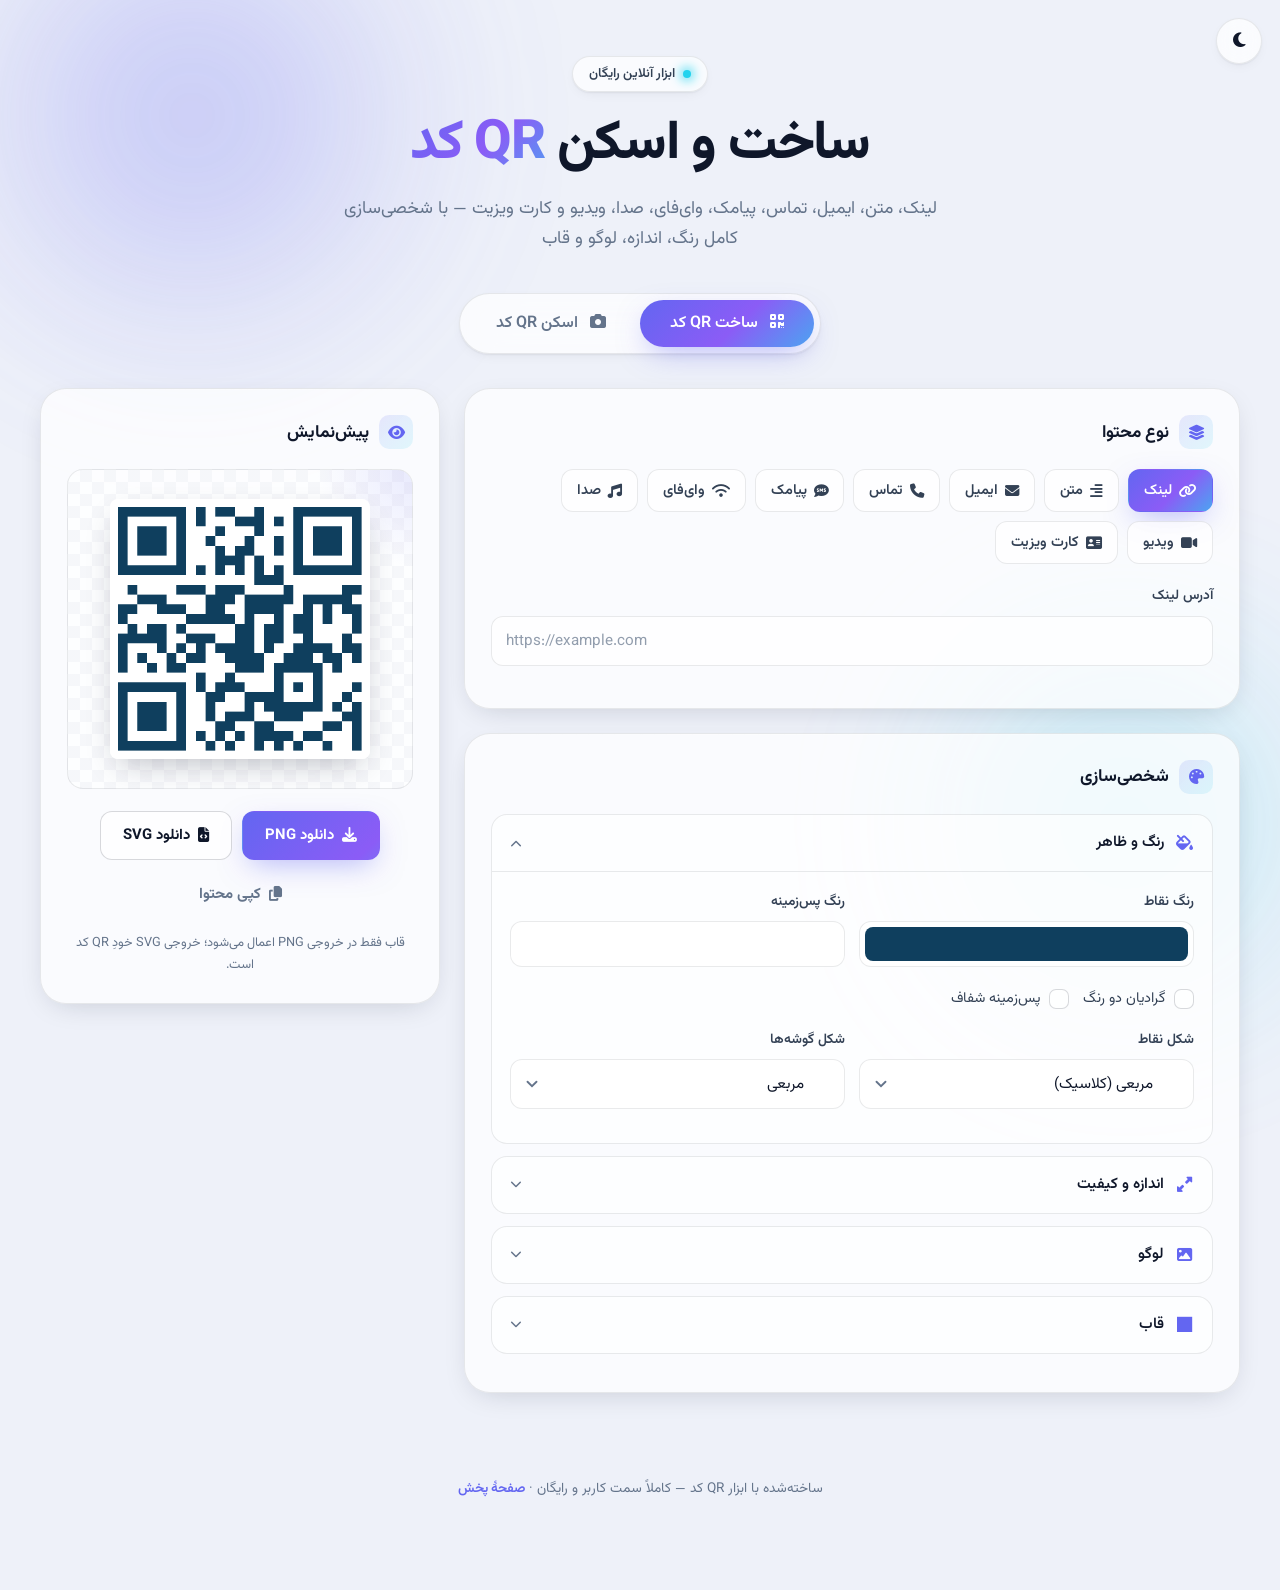
<file: index.html>
<!DOCTYPE html>
<html lang="fa" dir="rtl">
<head>
  <meta charset="UTF-8" />
  <meta name="viewport" content="width=device-width, initial-scale=1.0" />
  <meta name="description" content="ساخت و اسکن QR کد آنلاین — لینک، متن، ایمیل، تماس، پیامک، وای‌فای، صدا، ویدیو و کارت ویزیت با شخصی‌سازی رنگ، اندازه، لوگو و قاب" />
  <title>ابزار QR کد | ساخت و اسکن آنلاین</title>

  <link rel="icon" href="data:image/svg+xml,<svg xmlns='http://www.w3.org/2000/svg' viewBox='0 0 100 100'><text y='.9em' font-size='90'>🔳</text></svg>" />

  <!-- انتخاب تم پیش از رنگ‌آمیزی (بدون پرش رنگ) -->
  <script>
    (function () {
      try {
        var t = localStorage.getItem('qr-theme');
        if (!t) t = matchMedia('(prefers-color-scheme: dark)').matches ? 'dark' : 'light';
        document.documentElement.dataset.theme = t;
      } catch (e) { document.documentElement.dataset.theme = 'light'; }
    })();
  </script>

  <!-- فونت وزیر -->
  <link rel="preconnect" href="https://fonts.googleapis.com" />
  <link rel="preconnect" href="https://fonts.gstatic.com" crossorigin />
  <link href="https://fonts.googleapis.com/css2?family=Vazirmatn:wght@300;400;500;600;700;800&display=swap" rel="stylesheet" />

  <!-- Font Awesome -->
  <link
    rel="stylesheet"
    href="https://cdnjs.cloudflare.com/ajax/libs/font-awesome/6.4.0/css/all.min.css"
    integrity="sha512-iecdLmaskl7CVkqkXNQ/ZH/XLlvWZOJyj7Yy7tcenmpD1ypASozpmT/E0iPtmFIB46ZmdtAc9eNBvH0H/ZpiBw=="
    crossorigin="anonymous"
    referrerpolicy="no-referrer"
  />

  <link rel="stylesheet" href="css/qr-styles.css" />
</head>
<body>

<!-- سوییچ تم روشن/تاریک -->
<button type="button" class="theme-toggle" id="theme-toggle" aria-label="تغییر تم روشن/تاریک" title="تغییر تم">
  <i class="fas fa-moon"></i><i class="fas fa-sun"></i>
</button>

<section class="qr-page">
  <div class="qr-container">

    <!-- سربرگ صفحه -->
    <header class="qr-page-header">
      <span class="qr-page-subtitle">ابزار آنلاین رایگان</span>
      <h1 class="qr-page-title">ساخت و اسکن <span class="highlight">QR کد</span></h1>
      <p class="qr-page-desc">لینک، متن، ایمیل، تماس، پیامک، وای‌فای، صدا، ویدیو و کارت ویزیت — با شخصی‌سازی کامل رنگ، اندازه، لوگو و قاب</p>
    </header>

    <!-- تب‌های اصلی -->
    <div class="qr-tabs" role="tablist">
      <button type="button" class="qr-tab active" data-panel="qr-gen-panel"><i class="fas fa-qrcode"></i> ساخت QR کد</button>
      <button type="button" class="qr-tab" data-panel="qr-scan-panel"><i class="fas fa-camera"></i> اسکن QR کد</button>
    </div>

    <!-- ================= پنل ساخت ================= -->
    <div id="qr-gen-panel" class="qr-panel active">
      <div class="qr-gen-grid">

        <!-- ستون فرم‌ها -->
        <div class="qr-gen-form">

          <!-- انتخاب نوع محتوا -->
          <div class="qr-card">
            <h3 class="qr-card-title"><i class="fas fa-layer-group"></i> نوع محتوا</h3>
            <div class="qr-type-chips">
              <button type="button" class="qr-chip active" data-type="link"><i class="fas fa-link"></i> لینک</button>
              <button type="button" class="qr-chip" data-type="text"><i class="fas fa-align-right"></i> متن</button>
              <button type="button" class="qr-chip" data-type="email"><i class="fas fa-envelope"></i> ایمیل</button>
              <button type="button" class="qr-chip" data-type="tel"><i class="fas fa-phone"></i> تماس</button>
              <button type="button" class="qr-chip" data-type="sms"><i class="fas fa-comment-sms"></i> پیامک</button>
              <button type="button" class="qr-chip" data-type="wifi"><i class="fas fa-wifi"></i> وای‌فای</button>
              <button type="button" class="qr-chip" data-type="audio"><i class="fas fa-music"></i> صدا</button>
              <button type="button" class="qr-chip" data-type="video"><i class="fas fa-video"></i> ویدیو</button>
              <button type="button" class="qr-chip" data-type="vcard"><i class="fas fa-address-card"></i> کارت ویزیت</button>
            </div>

            <!-- فرم لینک -->
            <div class="qr-fields active" data-fields="link">
              <label class="qr-field"><span>آدرس لینک</span>
                <input type="url" id="link-url" dir="ltr" placeholder="https://example.com" />
              </label>
            </div>

            <!-- فرم متن -->
            <div class="qr-fields" data-fields="text">
              <label class="qr-field"><span>متن دلخواه</span>
                <textarea id="text-content" rows="4" placeholder="متن خود را اینجا بنویسید…"></textarea>
              </label>
            </div>

            <!-- فرم ایمیل -->
            <div class="qr-fields" data-fields="email">
              <label class="qr-field"><span>آدرس ایمیل</span>
                <input type="email" id="email-to" dir="ltr" placeholder="info@example.com" />
              </label>
              <label class="qr-field"><span>موضوع (اختیاری)</span>
                <input type="text" id="email-subject" placeholder="موضوع ایمیل" />
              </label>
              <label class="qr-field"><span>متن ایمیل (اختیاری)</span>
                <textarea id="email-body" rows="3" placeholder="متن پیام…"></textarea>
              </label>
            </div>

            <!-- فرم تماس -->
            <div class="qr-fields" data-fields="tel">
              <label class="qr-field"><span>شماره تلفن</span>
                <input type="tel" id="tel-number" dir="ltr" placeholder="+989121234567" />
              </label>
            </div>

            <!-- فرم پیامک -->
            <div class="qr-fields" data-fields="sms">
              <label class="qr-field"><span>شماره موبایل</span>
                <input type="tel" id="sms-number" dir="ltr" placeholder="+989121234567" />
              </label>
              <label class="qr-field"><span>متن پیامک (اختیاری)</span>
                <textarea id="sms-message" rows="3" placeholder="متن پیامک…"></textarea>
              </label>
            </div>

            <!-- فرم وای‌فای -->
            <div class="qr-fields" data-fields="wifi">
              <label class="qr-field"><span>نام شبکه (SSID)</span>
                <input type="text" id="wifi-ssid" dir="ltr" placeholder="MyWiFi" />
              </label>
              <label class="qr-field"><span>رمز عبور</span>
                <input type="text" id="wifi-pass" dir="ltr" placeholder="••••••••" />
              </label>
              <div class="qr-field-row">
                <label class="qr-field"><span>نوع رمزنگاری</span>
                  <select id="wifi-enc">
                    <option value="WPA" selected>WPA / WPA2</option>
                    <option value="WEP">WEP</option>
                    <option value="nopass">بدون رمز</option>
                  </select>
                </label>
                <label class="qr-check"><input type="checkbox" id="wifi-hidden" /> شبکهٔ مخفی</label>
              </div>
            </div>

            <!-- فرم صدا -->
            <div class="qr-fields" data-fields="audio">
              <div class="qr-type-chips qr-src-chips">
                <button type="button" class="qr-chip active" data-src="audio-url-pane"><i class="fas fa-link"></i> لینک اینترنتی</button>
                <button type="button" class="qr-chip" data-src="audio-file-pane"><i class="fas fa-upload"></i> آپلود از دستگاه</button>
              </div>

              <label class="qr-check"><input type="checkbox" id="audio-wrap" checked /> پخش مستقیم بعد از اسکن (با هر اسکنری، پلیر باز می‌شود)</label>

              <div class="qr-src-pane active" id="audio-url-pane">
                <label class="qr-field"><span>لینک فایل صوتی</span>
                  <input type="url" id="audio-url" dir="ltr" placeholder="https://example.com/sound.mp3" />
                </label>
                <p class="qr-hint qr-hint-right">لینک مستقیم فایل صوتی (mp3، wav، ogg و…) — با اسکن کد، صدا همان‌جا پخش می‌شود.</p>
              </div>

              <div class="qr-src-pane" id="audio-file-pane">
                <label class="qr-dropzone qr-dropzone-small" for="audio-file-input" id="audio-drop">
                  <i class="fas fa-music"></i>
                  <span>فایل صوتی را انتخاب یا اینجا رها کنید</span>
                  <input type="file" id="audio-file-input" accept="audio/*" hidden />
                </label>
                <div class="qr-upload-info" id="audio-file-info" hidden>
                  <div class="qr-upload-meta"><i class="fas fa-file-audio"></i> <span id="audio-file-name"></span> <b id="audio-file-size"></b></div>
                  <audio id="audio-file-preview" controls></audio>
                  <div class="qr-download-row">
                    <button type="button" id="audio-upload-btn" class="qr-btn qr-btn-primary"><i class="fas fa-cloud-arrow-up"></i> آپلود و ساخت QR</button>
                  </div>
                  <div class="qr-progress" id="audio-progress" hidden><div class="qr-progress-fill" id="audio-progress-fill"></div></div>
                  <p class="qr-upload-status" id="audio-upload-status" hidden></p>
                </div>
                <p class="qr-hint qr-hint-right">فایل روی هاست ابری آپلود و لینکش در QR قرار می‌گیرد — برای فایل‌های خصوصی از لینک هاست خودتان استفاده کنید.</p>
                <button type="button" class="qr-admin-open"><i class="fas fa-gear"></i> تنظیمات هاست آپلود (مدیر)</button>
              </div>
            </div>

            <!-- فرم ویدیو -->
            <div class="qr-fields" data-fields="video">
              <div class="qr-type-chips qr-src-chips">
                <button type="button" class="qr-chip active" data-src="video-url-pane"><i class="fas fa-link"></i> لینک اینترنتی</button>
                <button type="button" class="qr-chip" data-src="video-file-pane"><i class="fas fa-upload"></i> آپلود از دستگاه</button>
              </div>

              <label class="qr-check"><input type="checkbox" id="video-wrap" checked /> پخش مستقیم بعد از اسکن (با هر اسکنری، پلیر باز می‌شود)</label>

              <div class="qr-src-pane active" id="video-url-pane">
                <label class="qr-field"><span>لینک ویدیو</span>
                  <input type="url" id="video-url" dir="ltr" placeholder="https://example.com/video.mp4" />
                </label>
                <p class="qr-hint qr-hint-right">لینک مستقیم فایل ویدیویی (mp4، webm و…) یا لینک یوتیوب/آپارات — با اسکن کد، ویدیو همان‌جا پخش می‌شود.</p>
              </div>

              <div class="qr-src-pane" id="video-file-pane">
                <label class="qr-dropzone qr-dropzone-small" for="video-file-input" id="video-drop">
                  <i class="fas fa-film"></i>
                  <span>فایل ویدیویی را انتخاب یا اینجا رها کنید</span>
                  <input type="file" id="video-file-input" accept="video/*" hidden />
                </label>
                <div class="qr-upload-info" id="video-file-info" hidden>
                  <div class="qr-upload-meta"><i class="fas fa-file-video"></i> <span id="video-file-name"></span> <b id="video-file-size"></b></div>
                  <video id="video-file-preview" controls playsinline></video>
                  <div class="qr-download-row">
                    <button type="button" id="video-upload-btn" class="qr-btn qr-btn-primary"><i class="fas fa-cloud-arrow-up"></i> آپلود و ساخت QR</button>
                  </div>
                  <div class="qr-progress" id="video-progress" hidden><div class="qr-progress-fill" id="video-progress-fill"></div></div>
                  <p class="qr-upload-status" id="video-upload-status" hidden></p>
                </div>
                <p class="qr-hint qr-hint-right">فایل روی هاست ابری آپلود و لینکش در QR قرار می‌گیرد — برای فایل‌های خصوصی از لینک هاست خودتان استفاده کنید.</p>
                <button type="button" class="qr-admin-open"><i class="fas fa-gear"></i> تنظیمات هاست آپلود (مدیر)</button>
              </div>
            </div>

            <!-- فرم کارت ویزیت -->
            <div class="qr-fields" data-fields="vcard">
              <div class="qr-field-row">
                <label class="qr-field"><span>نام</span><input type="text" id="vc-first" placeholder="علی" /></label>
                <label class="qr-field"><span>نام خانوادگی</span><input type="text" id="vc-last" placeholder="احمدی" /></label>
              </div>
              <div class="qr-field-row">
                <label class="qr-field"><span>موبایل</span><input type="tel" id="vc-mobile" dir="ltr" placeholder="+989121234567" /></label>
                <label class="qr-field"><span>تلفن ثابت (اختیاری)</span><input type="tel" id="vc-phone" dir="ltr" placeholder="+982188888888" /></label>
              </div>
              <div class="qr-field-row">
                <label class="qr-field"><span>ایمیل</span><input type="email" id="vc-email" dir="ltr" placeholder="info@example.com" /></label>
                <label class="qr-field"><span>وب‌سایت</span><input type="url" id="vc-web" dir="ltr" placeholder="https://example.com" /></label>
              </div>
              <div class="qr-field-row">
                <label class="qr-field"><span>شرکت</span><input type="text" id="vc-org" placeholder="شرکت نمونه" /></label>
                <label class="qr-field"><span>سِمَت</span><input type="text" id="vc-title" placeholder="مدیر فروش" /></label>
              </div>
              <label class="qr-field"><span>آدرس (اختیاری)</span>
                <input type="text" id="vc-address" placeholder="تهران، خیابان…" />
              </label>
            </div>
          </div>

          <!-- شخصی‌سازی -->
          <div class="qr-card">
            <h3 class="qr-card-title"><i class="fas fa-palette"></i> شخصی‌سازی</h3>

            <details class="qr-acc" open>
              <summary><i class="fas fa-fill-drip"></i> رنگ و ظاهر</summary>
              <div class="qr-acc-body">
                <div class="qr-field-row">
                  <label class="qr-field qr-color"><span>رنگ نقاط</span><input type="color" id="opt-dot-color" value="#0f3f5e" /></label>
                  <label class="qr-field qr-color"><span>رنگ پس‌زمینه</span><input type="color" id="opt-bg-color" value="#ffffff" /></label>
                </div>
                <div class="qr-field-row">
                  <label class="qr-check"><input type="checkbox" id="opt-gradient" /> گرادیان دو رنگ</label>
                  <label class="qr-field qr-color gradient-only" hidden><span>رنگ دوم</span><input type="color" id="opt-dot-color2" value="#b8893b" /></label>
                  <label class="qr-check"><input type="checkbox" id="opt-bg-transparent" /> پس‌زمینه شفاف</label>
                </div>
                <div class="qr-field-row">
                  <label class="qr-field"><span>شکل نقاط</span>
                    <select id="opt-dot-type">
                      <option value="square" selected>مربعی (کلاسیک)</option>
                      <option value="rounded">گرد شده</option>
                      <option value="dots">نقطه‌ای</option>
                      <option value="classy">کلاسی</option>
                      <option value="classy-rounded">کلاسی گرد</option>
                      <option value="extra-rounded">خیلی گرد</option>
                    </select>
                  </label>
                  <label class="qr-field"><span>شکل گوشه‌ها</span>
                    <select id="opt-corner-type">
                      <option value="square" selected>مربعی</option>
                      <option value="extra-rounded">گرد</option>
                      <option value="dot">دایره‌ای</option>
                    </select>
                  </label>
                </div>
              </div>
            </details>

            <details class="qr-acc">
              <summary><i class="fas fa-up-right-and-down-left-from-center"></i> اندازه و کیفیت</summary>
              <div class="qr-acc-body">
                <label class="qr-field qr-range"><span>اندازه: <b id="opt-size-val">400</b> پیکسل</span>
                  <input type="range" id="opt-size" min="200" max="1200" step="20" value="400" />
                </label>
                <label class="qr-field qr-range"><span>حاشیه: <b id="opt-margin-val">10</b></span>
                  <input type="range" id="opt-margin" min="0" max="50" step="2" value="10" />
                </label>
                <label class="qr-field"><span>سطح تصحیح خطا</span>
                  <select id="opt-ecl">
                    <option value="L">کم (L) — کد ساده‌تر</option>
                    <option value="M">متوسط (M)</option>
                    <option value="Q" selected>خوب (Q)</option>
                    <option value="H">بالا (H) — مناسب لوگو</option>
                  </select>
                </label>
              </div>
            </details>

            <details class="qr-acc">
              <summary><i class="fas fa-image"></i> لوگو</summary>
              <div class="qr-acc-body">
                <div class="qr-logo-row">
                  <label class="qr-btn qr-btn-outline" for="opt-logo">
                    <i class="fas fa-upload"></i> انتخاب لوگو
                    <input type="file" id="opt-logo" accept="image/*" hidden />
                  </label>
                  <span id="opt-logo-name" class="qr-logo-name">لوگویی انتخاب نشده</span>
                  <button type="button" id="opt-logo-remove" class="qr-btn qr-btn-ghost" hidden><i class="fas fa-xmark"></i> حذف</button>
                </div>
                <label class="qr-field qr-range"><span>اندازه لوگو: <b id="opt-logo-size-val">35</b>٪</span>
                  <input type="range" id="opt-logo-size" min="15" max="50" step="5" value="35" />
                </label>
                <label class="qr-check"><input type="checkbox" id="opt-logo-hide-dots" checked /> پاک‌سازی نقاط پشت لوگو</label>
              </div>
            </details>

            <details class="qr-acc">
              <summary><i class="fas fa-square-full"></i> قاب</summary>
              <div class="qr-acc-body">
                <div class="qr-type-chips qr-frame-chips">
                  <button type="button" class="qr-chip active" data-frame="none">بدون قاب</button>
                  <button type="button" class="qr-chip" data-frame="simple">قاب ساده</button>
                  <button type="button" class="qr-chip" data-frame="label">قاب متن‌دار</button>
                </div>
                <div class="qr-field-row frame-only" hidden>
                  <label class="qr-field qr-color"><span>رنگ قاب</span><input type="color" id="opt-frame-color" value="#0f3f5e" /></label>
                  <label class="qr-field frame-label-only" hidden><span>متن قاب</span>
                    <input type="text" id="opt-frame-text" value="اسکن کنید" maxlength="30" />
                  </label>
                </div>
              </div>
            </details>
          </div>
        </div>

        <!-- ستون پیش‌نمایش -->
        <div class="qr-gen-preview">
          <div class="qr-card qr-preview-card">
            <h3 class="qr-card-title"><i class="fas fa-eye"></i> پیش‌نمایش</h3>
            <div class="qr-preview-stage">
              <div id="qr-frame" class="qr-frame frame-none">
                <div id="qr-canvas-holder"></div>
                <div id="qr-frame-label" class="qr-frame-label" hidden>اسکن کنید</div>
              </div>
            </div>
            <div class="qr-download-row">
              <button type="button" id="btn-dl-png" class="qr-btn qr-btn-primary"><i class="fas fa-download"></i> دانلود PNG</button>
              <button type="button" id="btn-dl-svg" class="qr-btn qr-btn-outline"><i class="fas fa-file-code"></i> دانلود SVG</button>
              <button type="button" id="btn-copy-data" class="qr-btn qr-btn-ghost"><i class="fas fa-copy"></i> کپی محتوا</button>
            </div>
            <p class="qr-hint">قاب فقط در خروجی PNG اعمال می‌شود؛ خروجی SVG خودِ QR کد است.</p>
          </div>
        </div>
      </div>
    </div>

    <!-- ================= پنل اسکن ================= -->
    <div id="qr-scan-panel" class="qr-panel">
      <div class="qr-scan-grid">
        <div class="qr-card">
          <h3 class="qr-card-title"><i class="fas fa-expand"></i> اسکن کد</h3>

          <div class="qr-tabs qr-tabs-small">
            <button type="button" class="qr-tab active" data-scanmode="camera"><i class="fas fa-camera"></i> دوربین</button>
            <button type="button" class="qr-tab" data-scanmode="file"><i class="fas fa-image"></i> آپلود تصویر</button>
          </div>

          <!-- اسکن با دوربین -->
          <div class="qr-scan-mode active" data-mode="camera">
            <div id="qr-reader"></div>
            <div class="qr-download-row">
              <button type="button" id="btn-cam-start" class="qr-btn qr-btn-primary"><i class="fas fa-play"></i> شروع اسکن</button>
              <button type="button" id="btn-cam-stop" class="qr-btn qr-btn-ghost" hidden><i class="fas fa-stop"></i> توقف</button>
            </div>
            <p class="qr-hint" id="cam-hint">برای استفاده از دوربین، دسترسی دوربین را تأیید کنید (نیازمند HTTPS).</p>
          </div>

          <!-- اسکن از روی تصویر -->
          <div class="qr-scan-mode" data-mode="file">
            <label class="qr-dropzone" for="scan-file-input">
              <i class="fas fa-cloud-arrow-up"></i>
              <span>تصویر QR کد را اینجا رها کنید یا کلیک کنید</span>
              <input type="file" id="scan-file-input" accept="image/*" hidden />
            </label>
            <div id="qr-file-region" hidden></div>
          </div>
        </div>

        <!-- نتیجهٔ اسکن -->
        <div class="qr-card" id="qr-result-card" hidden>
          <h3 class="qr-card-title"><i class="fas fa-circle-check"></i> نتیجه اسکن</h3>
          <div class="qr-result-type"><span id="result-type-badge" class="qr-badge"></span></div>
          <div id="result-media" class="qr-media" hidden></div>
          <div id="result-rows" class="qr-result-rows"></div>
          <div class="qr-download-row" id="result-actions"></div>
          <details class="qr-acc qr-raw">
            <summary>متن خام</summary>
            <pre id="result-raw" dir="ltr"></pre>
          </details>
        </div>
      </div>
    </div>

    <!-- فوتر -->
    <footer class="qr-footer">
      ساخته‌شده با ابزار QR کد — کاملاً سمت کاربر و رایگان · <a href="./play.html" rel="nofollow">صفحهٔ پخش</a>
    </footer>

  </div>

  <!-- پیام‌های کوتاه -->
  <div id="qr-toast" class="qr-toast" hidden></div>

  <!-- مودال تنظیمات هاست آپلود (مدیر) -->
  <div id="admin-overlay" class="qr-modal-overlay" hidden>
    <div class="qr-modal qr-card" role="dialog" aria-modal="true" aria-labelledby="admin-title">
      <h3 class="qr-card-title" id="admin-title"><i class="fas fa-gear"></i> هاست آپلود اختصاصی</h3>
      <p class="qr-hint qr-hint-right">هاست خودتان را برای آپلود فایل‌های صوتی/ویدیویی تنظیم و تست کنید. ذخیره، فقط روی همین مرورگر اثر دارد؛ برای اعمال روی همهٔ بازدیدکنندگان، «کد پیکربندی» را در فایل <code dir="ltr">js/upload-config.js</code> قرار دهید.</p>

      <label class="qr-check"><input type="checkbox" id="adm-enabled" /> هاست اختصاصی فعال باشد</label>

      <div class="qr-field-row">
        <label class="qr-field"><span>نام سرویس</span>
          <input type="text" id="adm-name" placeholder="هاست من" />
        </label>
        <label class="qr-field"><span>متد</span>
          <select id="adm-method">
            <option value="POST" selected>POST — فرم multipart</option>
            <option value="PUT">PUT — بدنهٔ خام فایل</option>
          </select>
        </label>
      </div>

      <label class="qr-field"><span>آدرس API آپلود <small>(«{filename}» با نام فایل جایگزین می‌شود)</small></span>
        <input type="url" id="adm-endpoint" dir="ltr" placeholder="https://upload.example.com/api/upload" />
      </label>

      <div class="qr-field-row">
        <label class="qr-field"><span>نام فیلد فایل (POST)</span>
          <input type="text" id="adm-field" dir="ltr" value="file" />
        </label>
        <label class="qr-field"><span>محل لینک در پاسخ <small>(«text» یا مسیر JSON مثل data.url)</small></span>
          <input type="text" id="adm-urlpath" dir="ltr" value="data.url" />
        </label>
      </div>

      <div class="qr-field-row">
        <label class="qr-field"><span>پیشوند لینک نهایی (اختیاری)</span>
          <input type="text" id="adm-prefix" dir="ltr" placeholder="https://files.example.com/" />
        </label>
        <label class="qr-field"><span>هدرها — JSON (اختیاری)</span>
          <input type="text" id="adm-headers" dir="ltr" placeholder='{"Authorization":"Bearer XXX"}' />
        </label>
      </div>

      <label class="qr-check"><input type="checkbox" id="adm-fallback" checked /> اگر هاست من خطا داد، سرویس‌های عمومی امتحان شوند</label>

      <div class="qr-download-row qr-admin-actions">
        <button type="button" id="adm-save" class="qr-btn qr-btn-primary"><i class="fas fa-floppy-disk"></i> ذخیره</button>
        <button type="button" id="adm-test" class="qr-btn qr-btn-outline"><i class="fas fa-vial"></i> تست آپلود</button>
        <button type="button" id="adm-snippet" class="qr-btn qr-btn-outline"><i class="fas fa-code"></i> کد پیکربندی</button>
        <button type="button" id="adm-clear" class="qr-btn qr-btn-ghost"><i class="fas fa-trash"></i> حذف تنظیمات</button>
        <button type="button" id="adm-close" class="qr-btn qr-btn-ghost"><i class="fas fa-xmark"></i> بستن</button>
      </div>

      <p class="qr-upload-status" id="adm-status" hidden></p>
      <div id="adm-snippet-box" hidden>
        <pre id="adm-snippet-pre" dir="ltr"></pre>
        <button type="button" id="adm-snippet-copy" class="qr-btn qr-btn-outline"><i class="fas fa-copy"></i> کپی کد</button>
      </div>
    </div>
  </div>
</section>

<script>
  // سوییچ تم روشن/تاریک
  (function () {
    var btn = document.getElementById('theme-toggle');
    if (!btn) return;
    btn.addEventListener('click', function () {
      var next = document.documentElement.dataset.theme === 'dark' ? 'light' : 'dark';
      document.documentElement.dataset.theme = next;
      try { localStorage.setItem('qr-theme', next); } catch (e) {}
    });
  })();
</script>
<script src="js/upload-config.js"></script>
<script src="js/vendor/qr-code-styling.min.js" defer></script>
<script src="js/vendor/html5-qrcode.min.js" defer></script>
<script src="js/vendor/jsqr.min.js" defer></script>
<script src="js/qr-tool.js" defer></script>
</body>
</html>
</file>
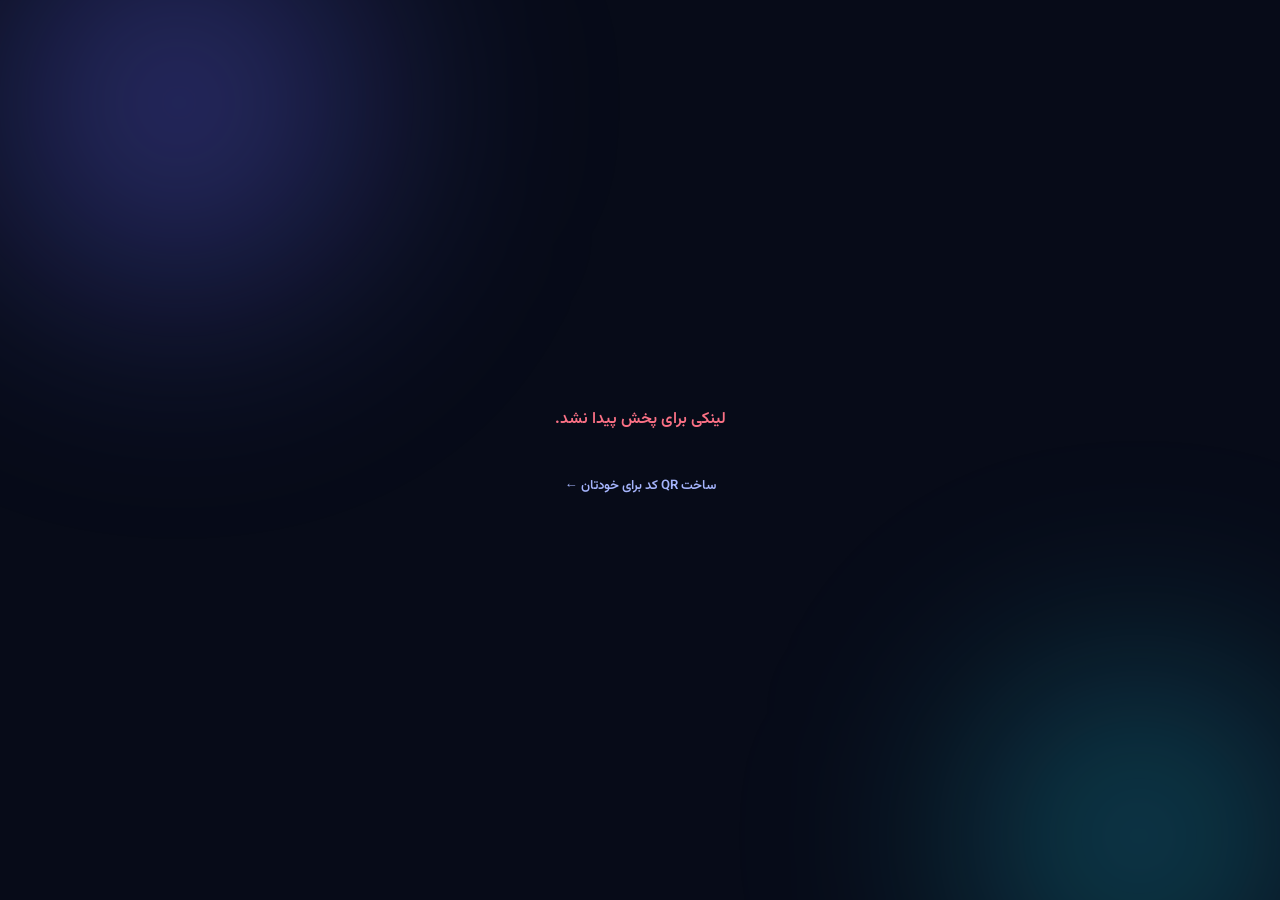
<file: play.html>
<!DOCTYPE html>
<html lang="fa" dir="rtl">
<head>
  <meta charset="UTF-8" />
  <meta name="viewport" content="width=device-width, initial-scale=1.0" />
  <meta name="robots" content="noindex" />
  <title>پخش | ابزار QR کد</title>
  <link rel="icon" href="data:image/svg+xml,<svg xmlns='http://www.w3.org/2000/svg' viewBox='0 0 100 100'><text y='.9em' font-size='90'>🔳</text></svg>" />

  <link rel="preconnect" href="https://fonts.googleapis.com" />
  <link rel="preconnect" href="https://fonts.gstatic.com" crossorigin />
  <link href="https://fonts.googleapis.com/css2?family=Vazirmatn:wght@400;600;700;800&display=swap" rel="stylesheet" />
  <style>
    * { margin: 0; padding: 0; box-sizing: border-box; }
    html, body { height: 100%; }
    body {
      font-family: 'Vazirmatn', 'Segoe UI', Tahoma, sans-serif;
      color: #eef1fb;
      background: #070b18;
      display: flex;
      flex-direction: column;
      align-items: center;
      justify-content: center;
      padding: 20px;
      gap: 20px;
      overflow-x: hidden;
      -webkit-font-smoothing: antialiased;
    }
    /* پس‌زمینهٔ aurora */
    body::before, body::after {
      content: '';
      position: fixed;
      z-index: -1;
      border-radius: 50%;
      filter: blur(100px);
      pointer-events: none;
    }
    body::before {
      width: 48vw; height: 48vw; top: -16vw; inset-inline-end: -10vw;
      background: radial-gradient(circle, rgba(99,102,241,.5), transparent 65%);
    }
    body::after {
      width: 42vw; height: 42vw; bottom: -16vw; inset-inline-start: -10vw;
      background: radial-gradient(circle, rgba(34,211,238,.38), transparent 65%);
    }
    .stage { width: 100%; max-width: 880px; }
    video, iframe {
      display: block;
      width: 100%;
      aspect-ratio: 16 / 9;
      border: 0;
      border-radius: 20px;
      background: #000;
      box-shadow: 0 40px 80px -24px rgba(0,0,0,.8);
    }
    audio { display: block; width: 100%; }
    .audio-card {
      background: rgba(255, 255, 255, .05);
      -webkit-backdrop-filter: blur(20px);
      backdrop-filter: blur(20px);
      border: 1px solid rgba(255, 255, 255, .12);
      border-radius: 24px;
      padding: 34px 26px;
      text-align: center;
      box-shadow: 0 30px 60px -20px rgba(0,0,0,.6);
    }
    .audio-card .icon { font-size: 3.4rem; margin-bottom: 18px; }
    .big-play {
      display: none;
      margin: 0 auto;
      background: linear-gradient(135deg, #6366f1, #8b5cf6 55%, #22d3ee 130%);
      color: #fff;
      border: 0;
      border-radius: 999px;
      font-family: inherit;
      font-size: 1.1rem;
      font-weight: 700;
      padding: 15px 46px;
      cursor: pointer;
      box-shadow: 0 14px 36px -8px rgba(99,102,241,.6);
      transition: transform .2s cubic-bezier(.32,.72,0,1);
    }
    .big-play:hover { transform: translateY(-2px) scale(1.02); }
    .big-play.show { display: block; }
    .err { color: #fb7185; text-align: center; line-height: 2; font-weight: 600; }
    .foot { font-size: .82rem; color: rgba(255,255,255,.55); }
    .foot a {
      color: #a5b4fc; text-decoration: none; font-weight: 600;
    }
    .foot a:hover { text-decoration: underline; }
    .src {
      font-size: .72rem;
      color: rgba(255, 255, 255, .4);
      direction: ltr;
      text-align: center;
      word-break: break-all;
      max-width: 880px;
    }
    @media (prefers-reduced-motion: reduce) { * { transition: none !important; } }
  </style>
</head>
<body>
  <div class="stage" id="stage"></div>
  <button type="button" class="big-play" id="big-play">▶ پخش</button>
  <div class="src" id="src"></div>
  <div class="foot"><a href="./">ساخت QR کد برای خودتان ←</a></div>

  <script>
    (function () {
      'use strict';
      // تغییر هش (بازشدن لینک پخش جدید در همین تب) → رندر دوباره
      window.addEventListener('hashchange', function () { location.reload(); });

      var stage = document.getElementById('stage');
      var bigPlay = document.getElementById('big-play');

      function fail(msg) {
        stage.innerHTML = '<p class="err">' + msg + '</p>';
      }

      // فرمت آدرس: play.html#t=audio|video&u=<لینک انکدشده>
      var params = {};
      location.hash.replace(/^#/, '').split('&').forEach(function (kv) {
        var i = kv.indexOf('=');
        if (i > 0) params[kv.slice(0, i)] = decodeURIComponent(kv.slice(i + 1));
      });

      var url = (params.u || '').trim();
      if (!url || !/^https?:\/\//i.test(url)) {
        fail('لینکی برای پخش پیدا نشد.');
        return;
      }
      url = url.replace(/#media=(audio|video)$/, '');

      var kind = params.t === 'audio' || params.t === 'video' ? params.t : null;

      // یوتیوب و آپارات → embed
      var embed = null;
      try {
        var u = new URL(url);
        var host = u.hostname.replace(/^www\.|^m\./, '');
        if (host === 'youtube.com' || host === 'youtube-nocookie.com' || host === 'youtu.be') {
          var id = null;
          if (host === 'youtu.be') id = u.pathname.split('/')[1] || null;
          else if (u.pathname === '/watch') id = u.searchParams.get('v');
          else {
            var m = u.pathname.match(/^\/(embed|shorts|live)\/([A-Za-z0-9_-]{6,})/);
            if (m) id = m[2];
          }
          if (id) embed = 'https://www.youtube.com/embed/' + id + '?autoplay=1';
        } else if (host === 'aparat.com') {
          var am = u.pathname.match(/^\/v\/([A-Za-z0-9]+)/);
          if (am) embed = 'https://www.aparat.com/video/video/embed/videohash/' + am[1] + '/vt/frame';
        }
        if (!kind) {
          var path = u.pathname.toLowerCase();
          if (/\.(mp3|wav|ogg|oga|m4a|aac|flac|opus)$/.test(path)) kind = 'audio';
          else kind = 'video';
        }
      } catch (e) {
        fail('لینک نامعتبر است.');
        return;
      }

      document.getElementById('src').textContent = url;

      if (embed) {
        var f = document.createElement('iframe');
        f.src = embed;
        f.allow = 'autoplay; encrypted-media; picture-in-picture; fullscreen';
        f.allowFullscreen = true;
        stage.appendChild(f);
        return;
      }

      var el;
      if (kind === 'audio') {
        var card = document.createElement('div');
        card.className = 'audio-card';
        card.innerHTML = '<div class="icon">🎵</div>';
        el = document.createElement('audio');
        el.controls = true;
        el.src = url;
        card.appendChild(el);
        stage.appendChild(card);
      } else {
        el = document.createElement('video');
        el.controls = true;
        el.playsInline = true;
        el.src = url;
        stage.appendChild(el);
      }

      el.addEventListener('error', function () {
        fail('فایل قابل پخش نیست یا در دسترس نیست.');
      });

      // تلاش برای پخش خودکار؛ اگر مرورگر اجازه نداد، دکمهٔ پخش بزرگ
      var p = el.play();
      if (p && p.catch) {
        p.catch(function () {
          bigPlay.classList.add('show');
          bigPlay.addEventListener('click', function () {
            bigPlay.classList.remove('show');
            el.play().catch(function () {});
          });
        });
      }
    })();
  </script>
</body>
</html>
</file>
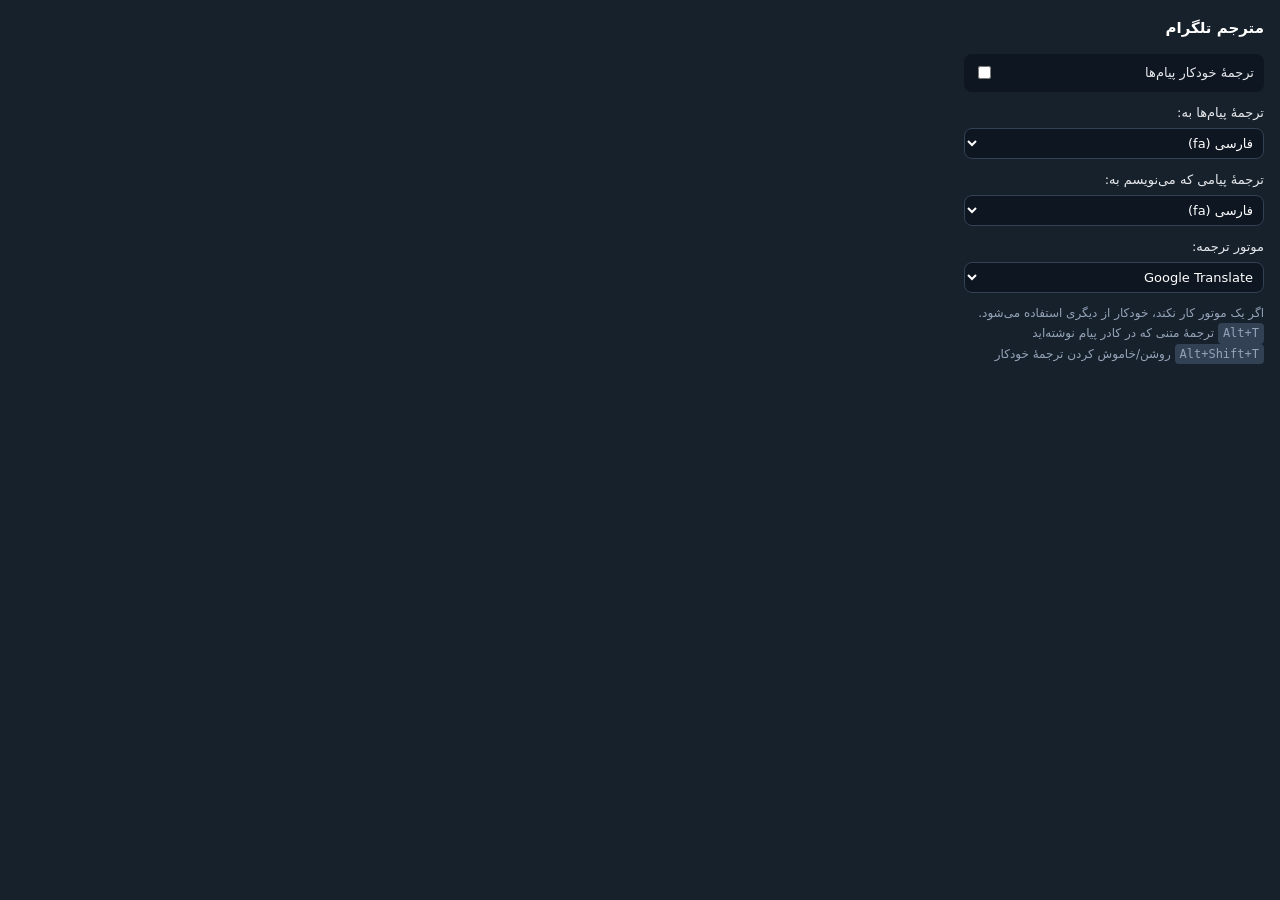
<file: telegram-translator/popup.html>
<!doctype html>
<html lang="fa" dir="rtl">
<head>
<meta charset="utf-8">
<style>
  body { width: 300px; margin: 0; padding: 16px; font: 13px/1.7 Tahoma, system-ui, sans-serif; background: #17212b; color: #e5e7eb; }
  h1 { font-size: 15px; margin: 0 0 12px; color: #fff; }
  label { display: block; margin-bottom: 10px; }
  select { width: 100%; margin-top: 4px; padding: 6px; border-radius: 8px; border: 1px solid #334155; background: #0e1621; color: #fff; font: inherit; }
  .switch { display: flex; align-items: center; justify-content: space-between; background: #0e1621; padding: 8px 10px; border-radius: 8px; }
  .note { color: #94a3b8; font-size: 12px; margin-top: 8px; }
  kbd { background: #334155; border-radius: 4px; padding: 0 5px; direction: ltr; display: inline-block; }
</style>
</head>
<body>
  <h1>مترجم تلگرام</h1>
  <label class="switch">ترجمهٔ خودکار پیام‌ها <input type="checkbox" id="enabled"></label>
  <label>ترجمهٔ پیام‌ها به:
    <select id="target"></select>
  </label>
  <label>ترجمهٔ پیامی که می‌نویسم به:
    <select id="reply"></select>
  </label>
  <label>موتور ترجمه:
    <select id="engine">
      <option value="google">Google Translate</option>
      <option value="microsoft">Microsoft Translator</option>
    </select>
  </label>
  <div class="note">
    اگر یک موتور کار نکند، خودکار از دیگری استفاده می‌شود.<br>
    <kbd>Alt+T</kbd> ترجمهٔ متنی که در کادر پیام نوشته‌اید<br>
    <kbd>Alt+Shift+T</kbd> روشن/خاموش کردن ترجمهٔ خودکار
  </div>
  <script src="popup.js"></script>
</body>
</html>
</file>
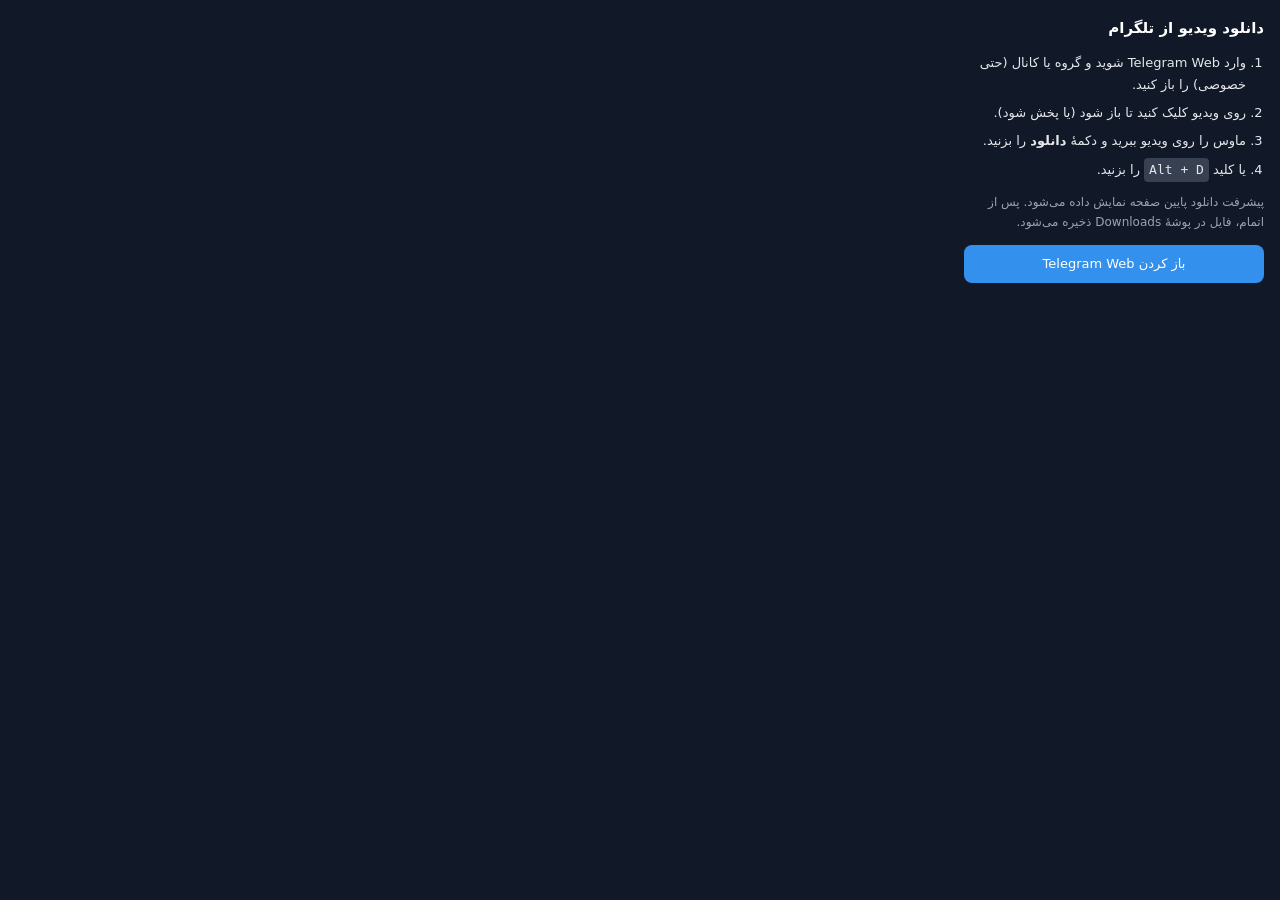
<file: telegram-video-downloader/popup.html>
<!doctype html>
<html lang="fa" dir="rtl">
<head>
<meta charset="utf-8">
<style>
  body { width: 300px; margin: 0; padding: 16px; font: 13px/1.7 Tahoma, system-ui, sans-serif; background: #111827; color: #e5e7eb; }
  h1 { font-size: 15px; margin: 0 0 10px; color: #fff; }
  ol { margin: 0; padding-inline-start: 18px; }
  li { margin-bottom: 6px; }
  kbd { background: #374151; border-radius: 4px; padding: 1px 5px; direction: ltr; display: inline-block; }
  a { display: block; margin-top: 12px; text-align: center; background: #3390ec; color: #fff; text-decoration: none; padding: 8px; border-radius: 8px; }
  .note { margin-top: 10px; color: #9ca3af; font-size: 12px; }
</style>
</head>
<body>
  <h1>دانلود ویدیو از تلگرام</h1>
  <ol>
    <li>وارد Telegram Web شوید و گروه یا کانال (حتی خصوصی) را باز کنید.</li>
    <li>روی ویدیو کلیک کنید تا باز شود (یا پخش شود).</li>
    <li>ماوس را روی ویدیو ببرید و دکمهٔ <b>دانلود</b> را بزنید.</li>
    <li>یا کلید <kbd>Alt + D</kbd> را بزنید.</li>
  </ol>
  <div class="note">پیشرفت دانلود پایین صفحه نمایش داده می‌شود. پس از اتمام، فایل در پوشهٔ Downloads ذخیره می‌شود.</div>
  <a href="https://web.telegram.org/k/" target="_blank">باز کردن Telegram Web</a>
</body>
</html>
</file>
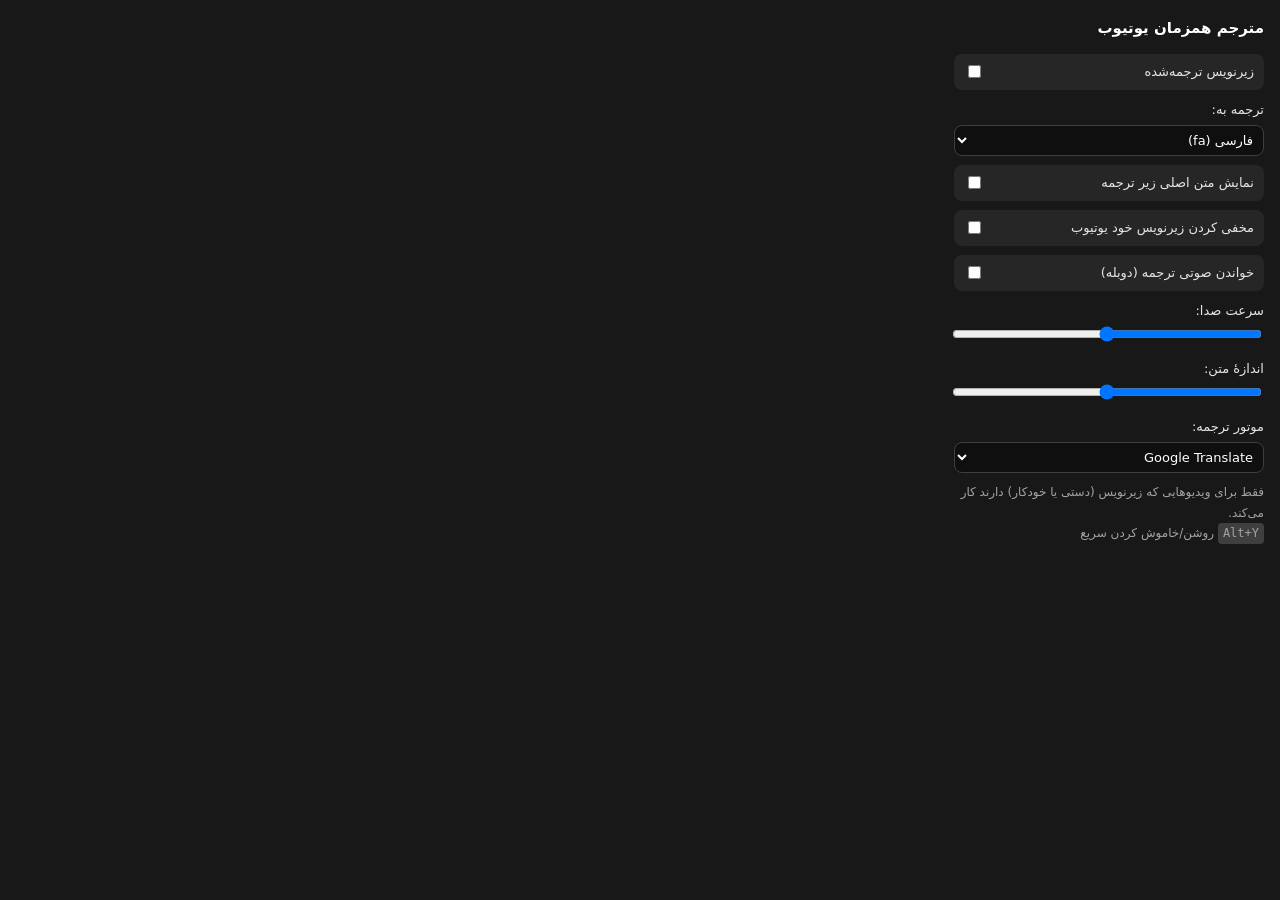
<file: youtube-translator/popup.html>
<!doctype html>
<html lang="fa" dir="rtl">
<head>
<meta charset="utf-8">
<style>
  body { width: 310px; margin: 0; padding: 16px; font: 13px/1.7 Tahoma, system-ui, sans-serif; background: #181818; color: #e5e5e5; }
  h1 { font-size: 15px; margin: 0 0 12px; color: #fff; }
  label { display: block; margin-bottom: 9px; }
  select, input[type=range] { width: 100%; margin-top: 4px; }
  select { padding: 6px; border-radius: 8px; border: 1px solid #3f3f3f; background: #0f0f0f; color: #fff; font: inherit; }
  .switch { display: flex; align-items: center; justify-content: space-between; background: #262626; padding: 7px 10px; border-radius: 8px; }
  .note { color: #a3a3a3; font-size: 12px; margin-top: 6px; }
  .warn { color: #fbbf24; font-size: 12px; margin: -4px 0 8px; display: none; }
  kbd { background: #3f3f3f; border-radius: 4px; padding: 0 5px; direction: ltr; display: inline-block; }
</style>
</head>
<body>
  <h1>مترجم همزمان یوتیوب</h1>
  <label class="switch">زیرنویس ترجمه‌شده <input type="checkbox" id="enabled"></label>
  <label>ترجمه به:
    <select id="target"></select>
  </label>
  <label class="switch">نمایش متن اصلی زیر ترجمه <input type="checkbox" id="showOriginal"></label>
  <label class="switch">مخفی کردن زیرنویس خود یوتیوب <input type="checkbox" id="hideOriginal"></label>
  <label class="switch">خواندن صوتی ترجمه (دوبله) <input type="checkbox" id="voice"></label>
  <div class="warn" id="voiceWarn"></div>
  <label>سرعت صدا: <span id="voiceRateVal"></span>
    <input type="range" id="voiceRate" min="0.8" max="2" step="0.1">
  </label>
  <label>اندازهٔ متن: <span id="fontSizeVal"></span>
    <input type="range" id="fontSize" min="60" max="180" step="10">
  </label>
  <label>موتور ترجمه:
    <select id="engine">
      <option value="google">Google Translate</option>
      <option value="microsoft">Microsoft Translator</option>
    </select>
  </label>
  <div class="note">
    فقط برای ویدیوهایی که زیرنویس (دستی یا خودکار) دارند کار می‌کند.<br>
    <kbd>Alt+Y</kbd> روشن/خاموش کردن سریع
  </div>
  <script src="popup.js"></script>
</body>
</html>
</file>
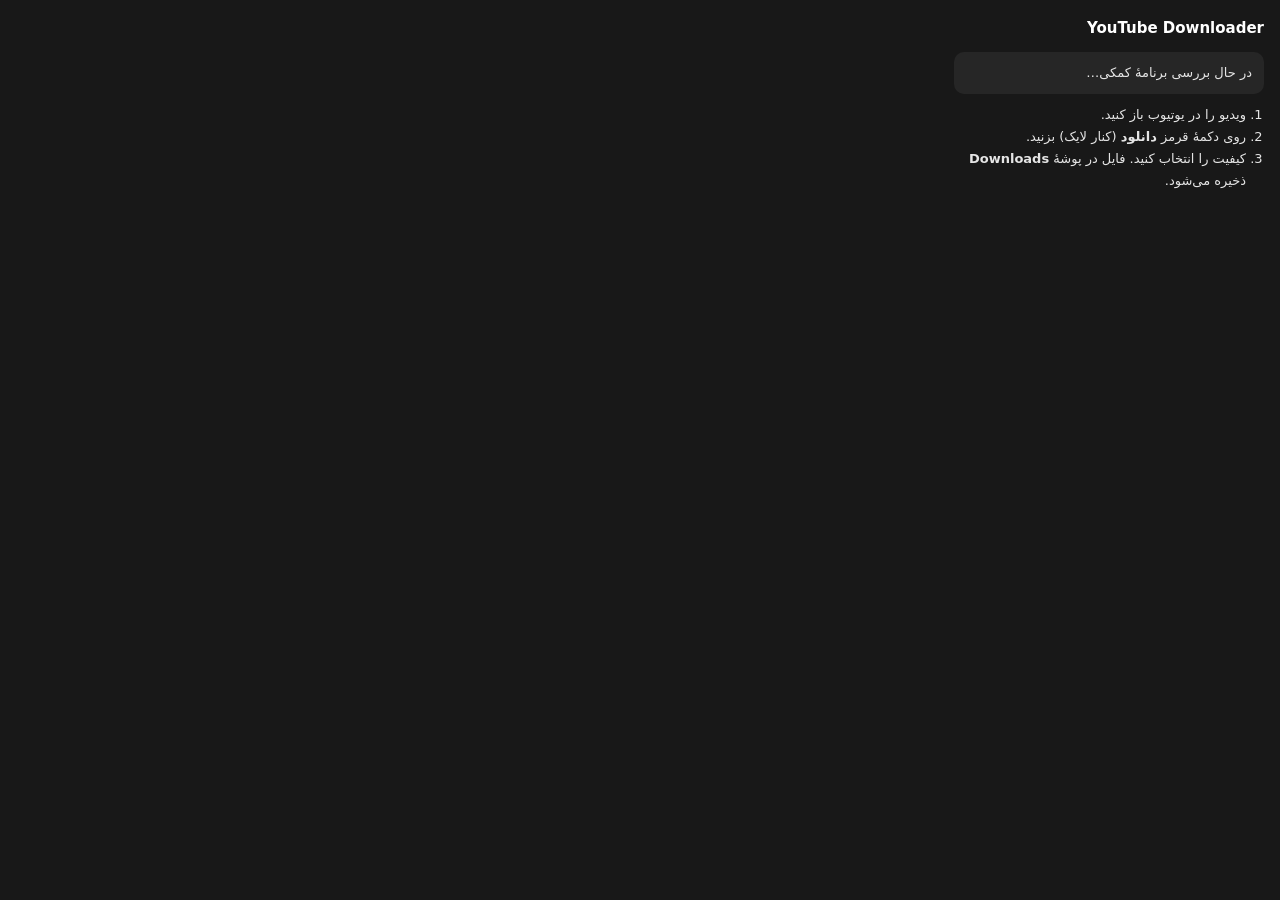
<file: youtube-downloader/extension/popup.html>
<!doctype html>
<html lang="fa" dir="rtl">
<head>
<meta charset="utf-8">
<style>
  body { width: 310px; margin: 0; padding: 16px; font: 13px/1.7 Tahoma, system-ui, sans-serif; background: #181818; color: #e5e5e5; }
  h1 { font-size: 15px; margin: 0 0 10px; color: #fff; }
  .box { background: #262626; border-radius: 10px; padding: 10px 12px; margin-bottom: 10px; }
  .row { display: flex; justify-content: space-between; gap: 8px; }
  .row span:last-child { direction: ltr; }
  .ok { color: #4ade80; } .bad { color: #f87171; } .warn { color: #fbbf24; }
  ol { margin: 0; padding-inline-start: 18px; }
  .note { color: #a3a3a3; font-size: 12px; margin-top: 6px; }
</style>
</head>
<body>
  <h1>YouTube Downloader</h1>
  <div class="box" id="status">در حال بررسی برنامهٔ کمکی…</div>
  <ol>
    <li>ویدیو را در یوتیوب باز کنید.</li>
    <li>روی دکمهٔ قرمز <b>دانلود</b> (کنار لایک) بزنید.</li>
    <li>کیفیت را انتخاب کنید. فایل در پوشهٔ <b>Downloads</b> ذخیره می‌شود.</li>
  </ol>
  <script src="popup.js"></script>
</body>
</html>
</file>
<file: css/qr-styles.css>
/* ==========================================================================
   ابزار QR کد — طراحی مدرن ۲۰۲۶
   Glassmorphism • Aurora background • تم روشن/تاریک • RTL
   (همهٔ کلاس‌ها و id های وابسته به JS بدون تغییر باقی مانده‌اند)
   ========================================================================== */

/* ---------- توکن‌های طراحی ---------- */
:root {
  color-scheme: light;

  /* برند: گرادیان ایندیگو → بنفش → فیروزه‌ای */
  --brand: #6366f1;
  --brand-2: #8b5cf6;
  --brand-3: #22d3ee;
  --brand-deep: #4f46e5;
  --grad: linear-gradient(135deg, #6366f1 0%, #8b5cf6 55%, #22d3ee 130%);
  --grad-soft: linear-gradient(135deg, rgba(99,102,241,.14), rgba(34,211,238,.12));

  --gold: #f59e0b;

  /* سطوح روشن */
  --bg: #eef1f9;
  --bg-2: #e6eaf6;
  --ink: #0f172a;
  --ink-soft: #334155;
  --muted: #64748b;

  --surface: rgba(255, 255, 255, .72);
  --surface-solid: #ffffff;
  --surface-2: rgba(255, 255, 255, .55);
  --border: rgba(15, 23, 42, .09);
  --border-strong: rgba(15, 23, 42, .16);
  --field-bg: rgba(255, 255, 255, .7);

  --ok: #059669;
  --err: #e11d48;

  --shadow-sm: 0 1px 2px rgba(15, 23, 42, .06), 0 4px 14px -6px rgba(15, 23, 42, .10);
  --shadow-md: 0 8px 30px -12px rgba(15, 23, 42, .22);
  --shadow-lg: 0 30px 60px -18px rgba(30, 25, 90, .34);
  --glow: 0 10px 30px -8px rgba(99, 102, 241, .5);

  --ring: 0 0 0 4px rgba(99, 102, 241, .22);
  --ease: cubic-bezier(.32, .72, 0, 1);

  --r-lg: 26px;
  --r-md: 16px;
  --r-sm: 12px;
}

:root[data-theme="dark"] {
  color-scheme: dark;

  --bg: #070b18;
  --bg-2: #0b1226;
  --ink: #eef1fb;
  --ink-soft: #c7cfe4;
  --muted: #94a3b8;

  --surface: rgba(22, 28, 48, .58);
  --surface-solid: #121a30;
  --surface-2: rgba(30, 38, 64, .5);
  --border: rgba(255, 255, 255, .09);
  --border-strong: rgba(255, 255, 255, .18);
  --field-bg: rgba(12, 18, 36, .55);

  --ok: #34d399;
  --err: #fb7185;

  --shadow-sm: 0 1px 2px rgba(0, 0, 0, .4), 0 6px 18px -8px rgba(0, 0, 0, .5);
  --shadow-md: 0 12px 34px -12px rgba(0, 0, 0, .6);
  --shadow-lg: 0 34px 70px -20px rgba(0, 0, 0, .7);
  --glow: 0 12px 36px -8px rgba(99, 102, 241, .6);
  --ring: 0 0 0 4px rgba(129, 140, 248, .3);
}

* { margin: 0; padding: 0; box-sizing: border-box; }
[hidden] { display: none !important; }

html { scroll-behavior: smooth; }

body {
  font-family: 'Vazirmatn', 'Segoe UI', Tahoma, sans-serif;
  color: var(--ink);
  background: var(--bg);
  line-height: 1.7;
  overflow-x: hidden;
  -webkit-font-smoothing: antialiased;
  transition: background-color .5s var(--ease), color .3s var(--ease);
}

/* ---------- پس‌زمینهٔ Aurora ---------- */
.qr-page {
  position: relative;
  padding: 30px 20px 90px;
  min-height: 100vh;
  isolation: isolate;
}

.qr-page::before,
.qr-page::after {
  content: '';
  position: fixed;
  z-index: -2;
  border-radius: 50%;
  filter: blur(90px);
  opacity: .7;
  pointer-events: none;
}

.qr-page::before {
  width: 46vw;
  height: 46vw;
  top: -14vw;
  inset-inline-end: -8vw;
  background: radial-gradient(circle, rgba(99, 102, 241, .55), transparent 65%);
  animation: floatA 16s var(--ease) infinite alternate;
}

.qr-page::after {
  width: 40vw;
  height: 40vw;
  bottom: -14vw;
  inset-inline-start: -8vw;
  background: radial-gradient(circle, rgba(34, 211, 238, .4), transparent 65%);
  animation: floatB 20s var(--ease) infinite alternate;
}

:root[data-theme="dark"] .qr-page::before { opacity: .5; }
:root[data-theme="dark"] .qr-page::after { opacity: .38; }

@keyframes floatA { to { transform: translate(-6%, 8%) scale(1.15); } }
@keyframes floatB { to { transform: translate(8%, -6%) scale(1.1); } }

.qr-container {
  max-width: 1200px;
  margin: 0 auto;
}

/* ---------- سوییچ تم ---------- */
.theme-toggle {
  position: fixed;
  top: 18px;
  inset-inline-start: 18px;
  z-index: 5000;
  width: 46px;
  height: 46px;
  border-radius: 50%;
  border: 1px solid var(--border);
  background: var(--surface);
  -webkit-backdrop-filter: blur(14px);
  backdrop-filter: blur(14px);
  color: var(--ink);
  font-size: 1.05rem;
  cursor: pointer;
  box-shadow: var(--shadow-sm);
  transition: transform .3s var(--ease), box-shadow .3s var(--ease);
}
.theme-toggle:hover { transform: rotate(-18deg) scale(1.08); box-shadow: var(--shadow-md); }
.theme-toggle .fa-sun { display: none; }
.theme-toggle .fa-moon { display: inline; }
:root[data-theme="dark"] .theme-toggle .fa-sun { display: inline; }
:root[data-theme="dark"] .theme-toggle .fa-moon { display: none; }

/* ---------- سربرگ ---------- */
.qr-page-header {
  text-align: center;
  max-width: 760px;
  margin: 26px auto 40px;
  animation: rise .7s var(--ease) both;
}

.qr-page-subtitle {
  display: inline-flex;
  align-items: center;
  gap: 8px;
  padding: 6px 16px;
  border-radius: 999px;
  border: 1px solid var(--border);
  background: var(--surface);
  -webkit-backdrop-filter: blur(10px);
  backdrop-filter: blur(10px);
  color: var(--ink-soft);
  font-size: .82rem;
  font-weight: 600;
  margin-bottom: 20px;
  box-shadow: var(--shadow-sm);
}
.qr-page-subtitle::before {
  content: '';
  width: 8px; height: 8px;
  border-radius: 50%;
  background: var(--brand-3);
  box-shadow: 0 0 12px 2px var(--brand-3);
}

.qr-page-title {
  font-size: clamp(2rem, 5.5vw, 3.4rem);
  font-weight: 800;
  letter-spacing: -.02em;
  line-height: 1.2;
  margin-bottom: 16px;
}
.qr-page-title .highlight {
  background: var(--grad);
  -webkit-background-clip: text;
  background-clip: text;
  -webkit-text-fill-color: transparent;
}

.qr-page-desc {
  color: var(--muted);
  font-size: clamp(.95rem, 2vw, 1.1rem);
  max-width: 620px;
  margin: 0 auto;
}

/* ---------- تب‌های اصلی (سگمنت کنترل شیشه‌ای) ---------- */
.qr-tabs {
  display: flex;
  width: fit-content;
  max-width: 100%;
  gap: 4px;
  padding: 6px;
  margin: 0 auto 34px;
  border-radius: 999px;
  border: 1px solid var(--border);
  background: var(--surface);
  -webkit-backdrop-filter: blur(16px);
  backdrop-filter: blur(16px);
  box-shadow: var(--shadow-sm);
}

.qr-tab {
  border: none;
  background: transparent;
  color: var(--muted);
  padding: 11px 30px;
  border-radius: 999px;
  font-family: inherit;
  font-size: 1rem;
  font-weight: 600;
  cursor: pointer;
  transition: color .3s var(--ease), transform .2s var(--ease);
  white-space: nowrap;
}
.qr-tab i { margin-inline-end: 8px; }
.qr-tab:hover { color: var(--ink); }
.qr-tab.active {
  color: #fff;
  background: var(--grad);
  box-shadow: var(--glow);
}

.qr-tabs-small {
  display: flex;
  margin: 0 0 20px;
  width: 100%;
  justify-content: stretch;
}
.qr-tabs-small .qr-tab { flex: 1; padding: 9px 14px; font-size: .92rem; text-align: center; }

/* ---------- پنل‌ها ---------- */
.qr-panel { display: none; }
.qr-panel.active { display: block; animation: rise .5s var(--ease) both; }

@keyframes rise {
  from { opacity: 0; transform: translateY(16px); }
  to { opacity: 1; transform: none; }
}

/* ---------- گرید ساخت ---------- */
.qr-gen-grid {
  display: grid;
  grid-template-columns: 1fr 400px;
  gap: 24px;
  align-items: start;
}
.qr-gen-preview { position: sticky; top: 22px; }

/* ---------- کارت شیشه‌ای ---------- */
.qr-card {
  position: relative;
  background: var(--surface);
  -webkit-backdrop-filter: blur(22px) saturate(1.4);
  backdrop-filter: blur(22px) saturate(1.4);
  border: 1px solid var(--border);
  border-radius: var(--r-lg);
  padding: 26px;
  box-shadow: var(--shadow-md);
  margin-bottom: 24px;
}
/* هایلایت لبهٔ بالایی برای حس شیشه */
.qr-card::before {
  content: '';
  position: absolute;
  inset: 0 0 auto 0;
  height: 1px;
  border-radius: var(--r-lg) var(--r-lg) 0 0;
  background: linear-gradient(90deg, transparent, rgba(255, 255, 255, .6), transparent);
  opacity: .7;
  pointer-events: none;
}
:root[data-theme="dark"] .qr-card::before { background: linear-gradient(90deg, transparent, rgba(255, 255, 255, .18), transparent); }

.qr-card-title {
  display: flex;
  align-items: center;
  gap: 10px;
  font-size: 1.08rem;
  font-weight: 700;
  margin-bottom: 20px;
  color: var(--ink);
}
.qr-card-title i {
  display: grid;
  place-items: center;
  width: 34px; height: 34px;
  border-radius: 10px;
  background: var(--grad-soft);
  color: var(--brand);
  font-size: .95rem;
}

/* ---------- چیپ‌ها ---------- */
.qr-type-chips {
  display: flex;
  flex-wrap: wrap;
  gap: 9px;
  margin-bottom: 20px;
}

.qr-chip {
  display: inline-flex;
  align-items: center;
  gap: 7px;
  border: 1px solid var(--border);
  background: var(--field-bg);
  color: var(--ink-soft);
  padding: 9px 15px;
  border-radius: 12px;
  font-family: inherit;
  font-size: .9rem;
  font-weight: 600;
  cursor: pointer;
  transition: transform .2s var(--ease), border-color .2s, color .2s, box-shadow .2s, background .2s;
}
.qr-chip:hover {
  border-color: var(--brand);
  color: var(--brand);
  transform: translateY(-2px);
}
.qr-chip.active {
  color: #fff;
  border-color: transparent;
  background: var(--grad);
  box-shadow: var(--glow);
}
.qr-chip.active i { color: #fff; }

/* ---------- فرم‌ها ---------- */
.qr-fields { display: none; }
.qr-fields.active { display: block; animation: fade .3s var(--ease) both; }
@keyframes fade { from { opacity: 0; } to { opacity: 1; } }

.qr-field { display: block; margin-bottom: 16px; }
.qr-field > span {
  display: block;
  color: var(--ink-soft);
  font-size: .86rem;
  font-weight: 600;
  margin-bottom: 8px;
}
.qr-field > span small { color: var(--muted); font-weight: 400; }

.qr-field input[type="text"],
.qr-field input[type="url"],
.qr-field input[type="tel"],
.qr-field input[type="email"],
.qr-field textarea,
.qr-field select {
  width: 100%;
  border: 1px solid var(--border);
  border-radius: var(--r-sm);
  padding: 12px 14px;
  font-family: inherit;
  font-size: .95rem;
  color: var(--ink);
  background: var(--field-bg);
  transition: border-color .2s, box-shadow .2s, background .2s;
}
.qr-field input::placeholder, .qr-field textarea::placeholder { color: var(--muted); opacity: .7; }
.qr-field input:focus,
.qr-field textarea:focus,
.qr-field select:focus {
  outline: none;
  border-color: var(--brand);
  box-shadow: var(--ring);
  background: var(--surface-solid);
}
.qr-field textarea { resize: vertical; min-height: 84px; }
.qr-field select {
  appearance: none;
  -webkit-appearance: none;
  background-image: url("data:image/svg+xml,%3Csvg xmlns='http://www.w3.org/2000/svg' viewBox='0 0 24 24' fill='none' stroke='%2364748b' stroke-width='2.5' stroke-linecap='round'%3E%3Cpath d='M6 9l6 6 6-6'/%3E%3C/svg%3E");
  background-repeat: no-repeat;
  background-position: left 12px center;
  background-size: 18px;
  padding-inline-start: 40px;
}

.qr-field-row { display: flex; gap: 14px; align-items: flex-end; flex-wrap: wrap; }
.qr-field-row .qr-field { flex: 1 1 160px; }

.qr-check {
  display: inline-flex;
  align-items: center;
  gap: 9px;
  color: var(--ink-soft);
  font-size: .9rem;
  cursor: pointer;
  margin-bottom: 16px;
  user-select: none;
}
.qr-check input {
  appearance: none;
  -webkit-appearance: none;
  width: 20px; height: 20px;
  border: 1.5px solid var(--border-strong);
  border-radius: 7px;
  background: var(--field-bg);
  display: grid;
  place-items: center;
  cursor: pointer;
  transition: background .2s, border-color .2s;
  flex-shrink: 0;
}
.qr-check input:checked { background: var(--grad); border-color: transparent; }
.qr-check input:checked::after {
  content: '';
  width: 6px; height: 10px;
  border: solid #fff;
  border-width: 0 2px 2px 0;
  transform: rotate(45deg) translateY(-1px);
}
.qr-check input:focus-visible { box-shadow: var(--ring); outline: none; }

/* رنگ */
.qr-color input[type="color"] {
  width: 100%;
  height: 46px;
  border: 1px solid var(--border);
  border-radius: var(--r-sm);
  background: var(--field-bg);
  padding: 5px;
  cursor: pointer;
}
.qr-color input[type="color"]::-webkit-color-swatch { border: none; border-radius: 8px; }
.qr-color input[type="color"]::-webkit-color-swatch-wrapper { padding: 0; }

/* اسلایدر */
.qr-range input[type="range"] {
  width: 100%;
  height: 8px;
  appearance: none;
  -webkit-appearance: none;
  border-radius: 999px;
  background: var(--border-strong);
  cursor: pointer;
}
.qr-range input[type="range"]::-webkit-slider-thumb {
  -webkit-appearance: none;
  width: 22px; height: 22px;
  border-radius: 50%;
  background: var(--grad);
  border: 3px solid var(--surface-solid);
  box-shadow: var(--glow);
  transition: transform .15s var(--ease);
}
.qr-range input[type="range"]::-webkit-slider-thumb:active { transform: scale(1.2); }
.qr-range input[type="range"]::-moz-range-thumb {
  width: 22px; height: 22px;
  border-radius: 50%;
  background: var(--brand);
  border: 3px solid var(--surface-solid);
}
.qr-range b { color: var(--brand); font-weight: 700; }

/* ---------- آکاردئون ---------- */
.qr-acc {
  border: 1px solid var(--border);
  border-radius: var(--r-md);
  margin-bottom: 12px;
  overflow: hidden;
  background: var(--surface-2);
}
.qr-acc summary {
  cursor: pointer;
  padding: 15px 18px;
  font-weight: 600;
  font-size: .95rem;
  color: var(--ink);
  list-style: none;
  user-select: none;
  display: flex;
  align-items: center;
  gap: 10px;
  transition: background .2s;
}
.qr-acc summary:hover { background: var(--grad-soft); }
.qr-acc summary::-webkit-details-marker { display: none; }
.qr-acc summary i { color: var(--brand); width: 20px; text-align: center; }
/* شِوران انتها */
.qr-acc summary::after {
  content: '\f078';
  font-family: 'Font Awesome 6 Free';
  font-weight: 900;
  margin-inline-start: auto;
  font-size: .72rem;
  color: var(--muted);
  transition: transform .3s var(--ease);
}
.qr-acc[open] summary::after { transform: rotate(180deg); }
.qr-acc[open] summary { border-bottom: 1px solid var(--border); }
.qr-acc-body { padding: 18px; animation: fade .3s var(--ease); }

/* ---------- لوگو ---------- */
.qr-logo-row { display: flex; align-items: center; gap: 12px; flex-wrap: wrap; margin-bottom: 16px; }
.qr-logo-name { color: var(--muted); font-size: .84rem; flex: 1; overflow: hidden; text-overflow: ellipsis; white-space: nowrap; }

/* ---------- دکمه‌ها ---------- */
.qr-btn {
  display: inline-flex;
  align-items: center;
  justify-content: center;
  gap: 8px;
  border-radius: var(--r-sm);
  padding: 12px 22px;
  font-family: inherit;
  font-size: .93rem;
  font-weight: 700;
  cursor: pointer;
  border: 1px solid transparent;
  transition: transform .2s var(--ease), box-shadow .2s var(--ease), background .2s, color .2s, border-color .2s;
}
.qr-btn:active { transform: scale(.97); }

.qr-btn-primary {
  color: #fff;
  background: var(--grad);
  background-size: 160% 160%;
  box-shadow: var(--glow);
}
.qr-btn-primary:hover { transform: translateY(-2px); background-position: 100% 0; box-shadow: 0 16px 40px -10px rgba(99, 102, 241, .6); }

.qr-btn-outline {
  background: var(--field-bg);
  border-color: var(--border-strong);
  color: var(--ink);
}
.qr-btn-outline:hover { border-color: var(--brand); color: var(--brand); transform: translateY(-2px); }

.qr-btn-ghost { background: transparent; color: var(--muted); border-color: transparent; }
.qr-btn-ghost:hover { color: var(--brand); background: var(--grad-soft); }

/* ---------- پیش‌نمایش ---------- */
.qr-preview-card { text-align: center; }

.qr-preview-stage {
  display: flex;
  justify-content: center;
  align-items: center;
  min-height: 320px;
  padding: 22px;
  border-radius: var(--r-md);
  margin-bottom: 22px;
  background:
    linear-gradient(var(--surface-2), var(--surface-2)),
    repeating-conic-gradient(rgba(120, 130, 160, .12) 0% 25%, transparent 0% 50%) 0 0 / 24px 24px;
  border: 1px solid var(--border);
  position: relative;
  overflow: hidden;
}
.qr-preview-stage::after {
  content: '';
  position: absolute;
  inset: -40% -40% auto auto;
  width: 70%; height: 70%;
  background: radial-gradient(circle, rgba(99, 102, 241, .16), transparent 70%);
  pointer-events: none;
}

.qr-frame { display: inline-block; background: transparent; transition: all .3s var(--ease); position: relative; z-index: 1; }
#qr-canvas-holder canvas,
#qr-canvas-holder svg {
  display: block;
  max-width: 260px;
  width: 100%;
  height: auto;
  border-radius: 8px;
  box-shadow: 0 12px 30px -10px rgba(15, 23, 42, .3);
}

.qr-frame.frame-simple { padding: 16px; border-radius: 22px; background: var(--qr-frame-color, #0f3f5e); }
.qr-frame.frame-simple #qr-canvas-holder { background: #fff; padding: 12px; border-radius: 12px; }
.qr-frame.frame-label { padding: 16px 16px 10px; border-radius: 22px; background: var(--qr-frame-color, #0f3f5e); }
.qr-frame.frame-label #qr-canvas-holder { background: #fff; padding: 12px; border-radius: 12px; }
.qr-frame-label { color: #fff; font-weight: 700; font-size: 1.05rem; padding: 10px 4px 4px; text-align: center; }

.qr-download-row { display: flex; justify-content: center; gap: 10px; flex-wrap: wrap; }

.qr-hint { color: var(--muted); font-size: .8rem; margin-top: 14px; line-height: 1.7; }
.qr-hint-right { text-align: right; margin-top: 2px; margin-bottom: 14px; }

/* ---------- اسکنر ---------- */
.qr-scan-grid {
  display: grid;
  grid-template-columns: 1fr 1fr;
  gap: 24px;
  align-items: start;
  max-width: 1040px;
  margin: 0 auto;
}
.qr-scan-mode { display: none; }
.qr-scan-mode.active { display: block; animation: fade .3s var(--ease); }

#qr-reader {
  width: 100%;
  border-radius: var(--r-md);
  overflow: hidden;
  margin-bottom: 16px;
  background: var(--surface-2);
  border: 1px solid var(--border);
  min-height: 64px;
}
#qr-reader video { border-radius: var(--r-md); display: block; width: 100%; }

.qr-dropzone {
  display: flex;
  flex-direction: column;
  align-items: center;
  justify-content: center;
  gap: 12px;
  border: 2px dashed var(--border-strong);
  border-radius: var(--r-md);
  padding: 48px 20px;
  color: var(--muted);
  cursor: pointer;
  text-align: center;
  background: var(--surface-2);
  transition: border-color .25s, background .25s, color .25s, transform .25s;
}
.qr-dropzone:hover, .qr-dropzone.dragover {
  border-color: var(--brand);
  background: var(--grad-soft);
  color: var(--brand);
  transform: translateY(-2px);
}
.qr-dropzone i { font-size: 2.2rem; background: var(--grad); -webkit-background-clip: text; background-clip: text; -webkit-text-fill-color: transparent; }

/* ---------- نتیجهٔ اسکن ---------- */
.qr-badge {
  display: inline-block;
  background: var(--grad-soft);
  color: var(--brand);
  font-weight: 700;
  font-size: .85rem;
  padding: 6px 16px;
  border-radius: 999px;
  margin-bottom: 16px;
  border: 1px solid var(--border);
}

.qr-result-rows { margin-bottom: 18px; }
.qr-result-row {
  display: flex;
  gap: 10px;
  padding: 11px 0;
  border-bottom: 1px solid var(--border);
  font-size: .93rem;
}
.qr-result-row:last-child { border-bottom: none; }
.qr-result-row .k { color: var(--muted); min-width: 96px; font-weight: 600; flex-shrink: 0; }
.qr-result-row .v { color: var(--ink); word-break: break-all; }
.qr-result-row .v a { color: var(--brand); font-weight: 600; }

.qr-raw pre {
  direction: ltr;
  text-align: left;
  background: var(--field-bg);
  border: 1px solid var(--border);
  border-radius: var(--r-sm);
  padding: 14px;
  font-size: .8rem;
  overflow-x: auto;
  white-space: pre-wrap;
  word-break: break-all;
  color: var(--ink-soft);
}

/* ---------- پلیر صوت/ویدیو ---------- */
.qr-media { margin-bottom: 18px; }
.qr-media audio { display: block; width: 100%; }
.qr-media video, .qr-media iframe {
  display: block;
  width: 100%;
  aspect-ratio: 16 / 9;
  border: 0;
  border-radius: var(--r-md);
  background: #000;
  box-shadow: var(--shadow-md);
}

/* ---------- آپلود صدا/ویدیو ---------- */
.qr-src-chips { margin-bottom: 16px; }
.qr-src-pane { display: none; }
.qr-src-pane.active { display: block; animation: fade .25s var(--ease); }

.qr-dropzone-small { padding: 30px 16px; margin-bottom: 16px; }
.qr-dropzone-small i { font-size: 1.7rem; }

.qr-upload-info {
  border: 1px solid var(--border);
  border-radius: var(--r-md);
  padding: 16px;
  margin-bottom: 16px;
  background: var(--surface-2);
}
.qr-upload-meta { color: var(--ink); font-size: .9rem; margin-bottom: 12px; word-break: break-all; }
.qr-upload-meta i { color: var(--brand); margin-inline-end: 6px; }
.qr-upload-meta b { color: var(--muted); font-weight: 400; font-size: .82rem; }
.qr-upload-info audio { display: block; width: 100%; margin-bottom: 12px; }
.qr-upload-info video { display: block; width: 100%; max-height: 220px; border-radius: var(--r-sm); background: #000; margin-bottom: 12px; }

.qr-progress { height: 9px; border-radius: 999px; background: var(--border-strong); overflow: hidden; margin-top: 14px; }
.qr-progress-fill { height: 100%; width: 0; border-radius: 999px; background: var(--grad); transition: width .25s var(--ease); }

.qr-upload-status { font-size: .82rem; color: var(--muted); margin-top: 12px; word-break: break-all; line-height: 1.7; }
.qr-upload-status.is-ok { color: var(--ok); }
.qr-upload-status.is-error { color: var(--err); }

/* ---------- پنل مدیر ---------- */
.qr-admin-open {
  background: none;
  border: none;
  color: var(--muted);
  font-family: inherit;
  font-size: .8rem;
  cursor: pointer;
  padding: 4px 0;
  margin-top: 4px;
  display: inline-flex;
  align-items: center;
  gap: 6px;
  transition: color .2s;
}
.qr-admin-open:hover { color: var(--brand); }

.qr-modal-overlay {
  position: fixed;
  inset: 0;
  background: rgba(10, 14, 28, .5);
  -webkit-backdrop-filter: blur(8px);
  backdrop-filter: blur(8px);
  z-index: 9000;
  display: flex;
  align-items: center;
  justify-content: center;
  padding: 20px;
  animation: fade .25s var(--ease);
}
.qr-modal {
  width: 100%;
  max-width: 660px;
  max-height: 90vh;
  overflow-y: auto;
  margin-bottom: 0;
  box-shadow: var(--shadow-lg);
  animation: rise .35s var(--ease) both;
}
.qr-modal .qr-field small { color: var(--muted); font-weight: 400; }
.qr-admin-actions { justify-content: flex-start; margin-top: 8px; }
.qr-modal code { background: var(--field-bg); padding: 2px 6px; border-radius: 6px; font-size: .85em; }

#adm-snippet-box { margin-top: 14px; }
#adm-snippet-pre {
  direction: ltr;
  text-align: left;
  background: var(--field-bg);
  border: 1px solid var(--border);
  border-radius: var(--r-sm);
  padding: 14px;
  font-size: .78rem;
  overflow-x: auto;
  white-space: pre;
  margin-bottom: 12px;
  color: var(--ink-soft);
}

/* ---------- توست ---------- */
.qr-toast {
  position: fixed;
  bottom: 30px;
  left: 50%;
  transform: translateX(-50%);
  background: var(--surface);
  -webkit-backdrop-filter: blur(18px);
  backdrop-filter: blur(18px);
  border: 1px solid var(--border);
  color: var(--ink);
  padding: 13px 26px;
  border-radius: 999px;
  font-size: .9rem;
  font-weight: 600;
  box-shadow: var(--shadow-lg);
  z-index: 9999;
  animation: toastIn .35s var(--ease);
}
@keyframes toastIn {
  from { opacity: 0; transform: translate(-50%, 20px); }
  to { opacity: 1; transform: translate(-50%, 0); }
}

/* ---------- فوتر ---------- */
.qr-footer {
  text-align: center;
  margin-top: 60px;
  color: var(--muted);
  font-size: .85rem;
}
.qr-footer a { color: var(--brand); text-decoration: none; font-weight: 600; }
.qr-footer a:hover { text-decoration: underline; }

/* ---------- ریسپانسیو ---------- */
@media (max-width: 980px) {
  .qr-gen-grid { grid-template-columns: 1fr; }
  .qr-gen-preview { position: static; order: -1; }
  .qr-scan-grid { grid-template-columns: 1fr; }
}

@media (max-width: 540px) {
  .qr-page { padding: 20px 14px 70px; }
  .qr-card { padding: 20px; border-radius: 20px; }
  .qr-tab { padding: 10px 20px; font-size: .93rem; }
  .qr-tabs { width: 100%; }
  .qr-tabs:not(.qr-tabs-small) { justify-content: stretch; }
  .qr-tabs:not(.qr-tabs-small) .qr-tab { flex: 1; }
  #qr-canvas-holder canvas, #qr-canvas-holder svg { max-width: 220px; }
  .theme-toggle { width: 42px; height: 42px; top: 14px; }
}

@media (prefers-reduced-motion: reduce) {
  *, *::before, *::after { animation-duration: .01ms !important; transition-duration: .01ms !important; }
}
</file>
